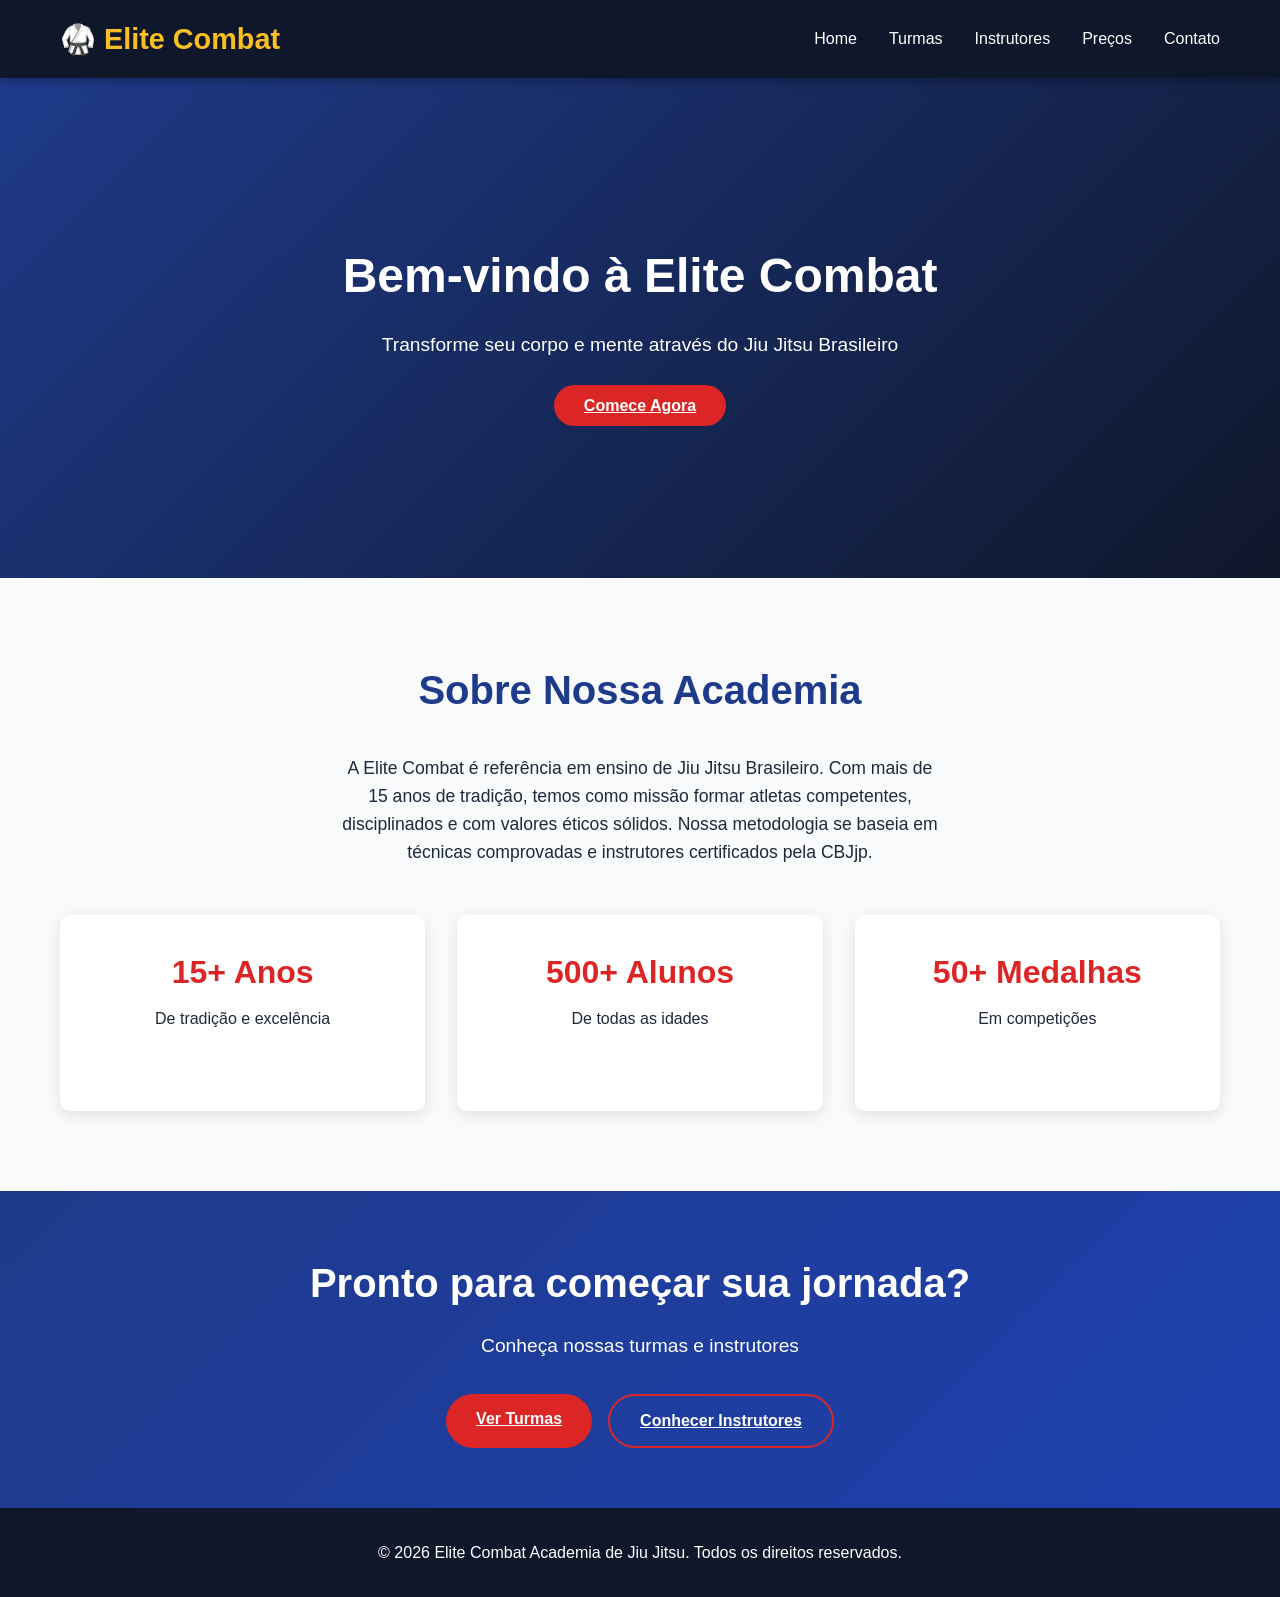
<file: index.html>
<!DOCTYPE html>
<html lang="pt-BR">
<head>
    <meta charset="UTF-8">
    <meta name="viewport" content="width=device-width, initial-scale=1.0">
    <title>Academia de Jiu Jitsu - Elite Combat</title>
    <link rel="stylesheet" href="styles.css">
</head>
<body>
    <!-- Header/Navbar -->
    <header class="navbar">
        <div class="container">
            <div class="logo">🥋 Elite Combat</div>
            <nav class="nav-links">
                <a href="index.html">Home</a>
                <a href="turmas.html">Turmas</a>
                <a href="instrutores.html">Instrutores</a>
                <a href="precos.html">Preços</a>
                <a href="contato.html">Contato</a>
            </nav>
        </div>
    </header>

    <!-- Hero Section -->
    <section class="hero">
        <div class="hero-content">
            <h1>Bem-vindo à Elite Combat</h1>
            <p>Transforme seu corpo e mente através do Jiu Jitsu Brasileiro</p>
            <a href="turmas.html" class="cta-button">Comece Agora</a>
        </div>
    </section>

    <!-- About Section -->
    <section class="sobre">
        <div class="container">
            <h2>Sobre Nossa Academia</h2>
            <p>A Elite Combat é referência em ensino de Jiu Jitsu Brasileiro. Com mais de 15 anos de tradição, 
            temos como missão formar atletas competentes, disciplinados e com valores éticos sólidos. 
            Nossa metodologia se baseia em técnicas comprovadas e instrutores certificados pela CBJjp.</p>
            
            <div class="sobre-grid">
                <div class="sobre-card">
                    <h3>15+ Anos</h3>
                    <p>De tradição e excelência</p>
                </div>
                <div class="sobre-card">
                    <h3>500+ Alunos</h3>
                    <p>De todas as idades</p>
                </div>
                <div class="sobre-card">
                    <h3>50+ Medalhas</h3>
                    <p>Em competições</p>
                </div>
            </div>
        </div>
    </section>

    <!-- CTA Section -->
    <section class="cta-section">
        <div class="container">
            <h2>Pronto para começar sua jornada?</h2>
            <p>Conheça nossas turmas e instrutores</p>
            <div class="cta-buttons">
                <a href="turmas.html" class="cta-button">Ver Turmas</a>
                <a href="instrutores.html" class="cta-button secondary">Conhecer Instrutores</a>
            </div>
        </div>
    </section>

    <!-- Footer -->
    <footer class="footer">
        <div class="container">
            <p>&copy; 2026 Elite Combat Academia de Jiu Jitsu. Todos os direitos reservados.</p>
        </div>
    </footer>

    <script src="script.js"></script>
</body>
</html>
</file>
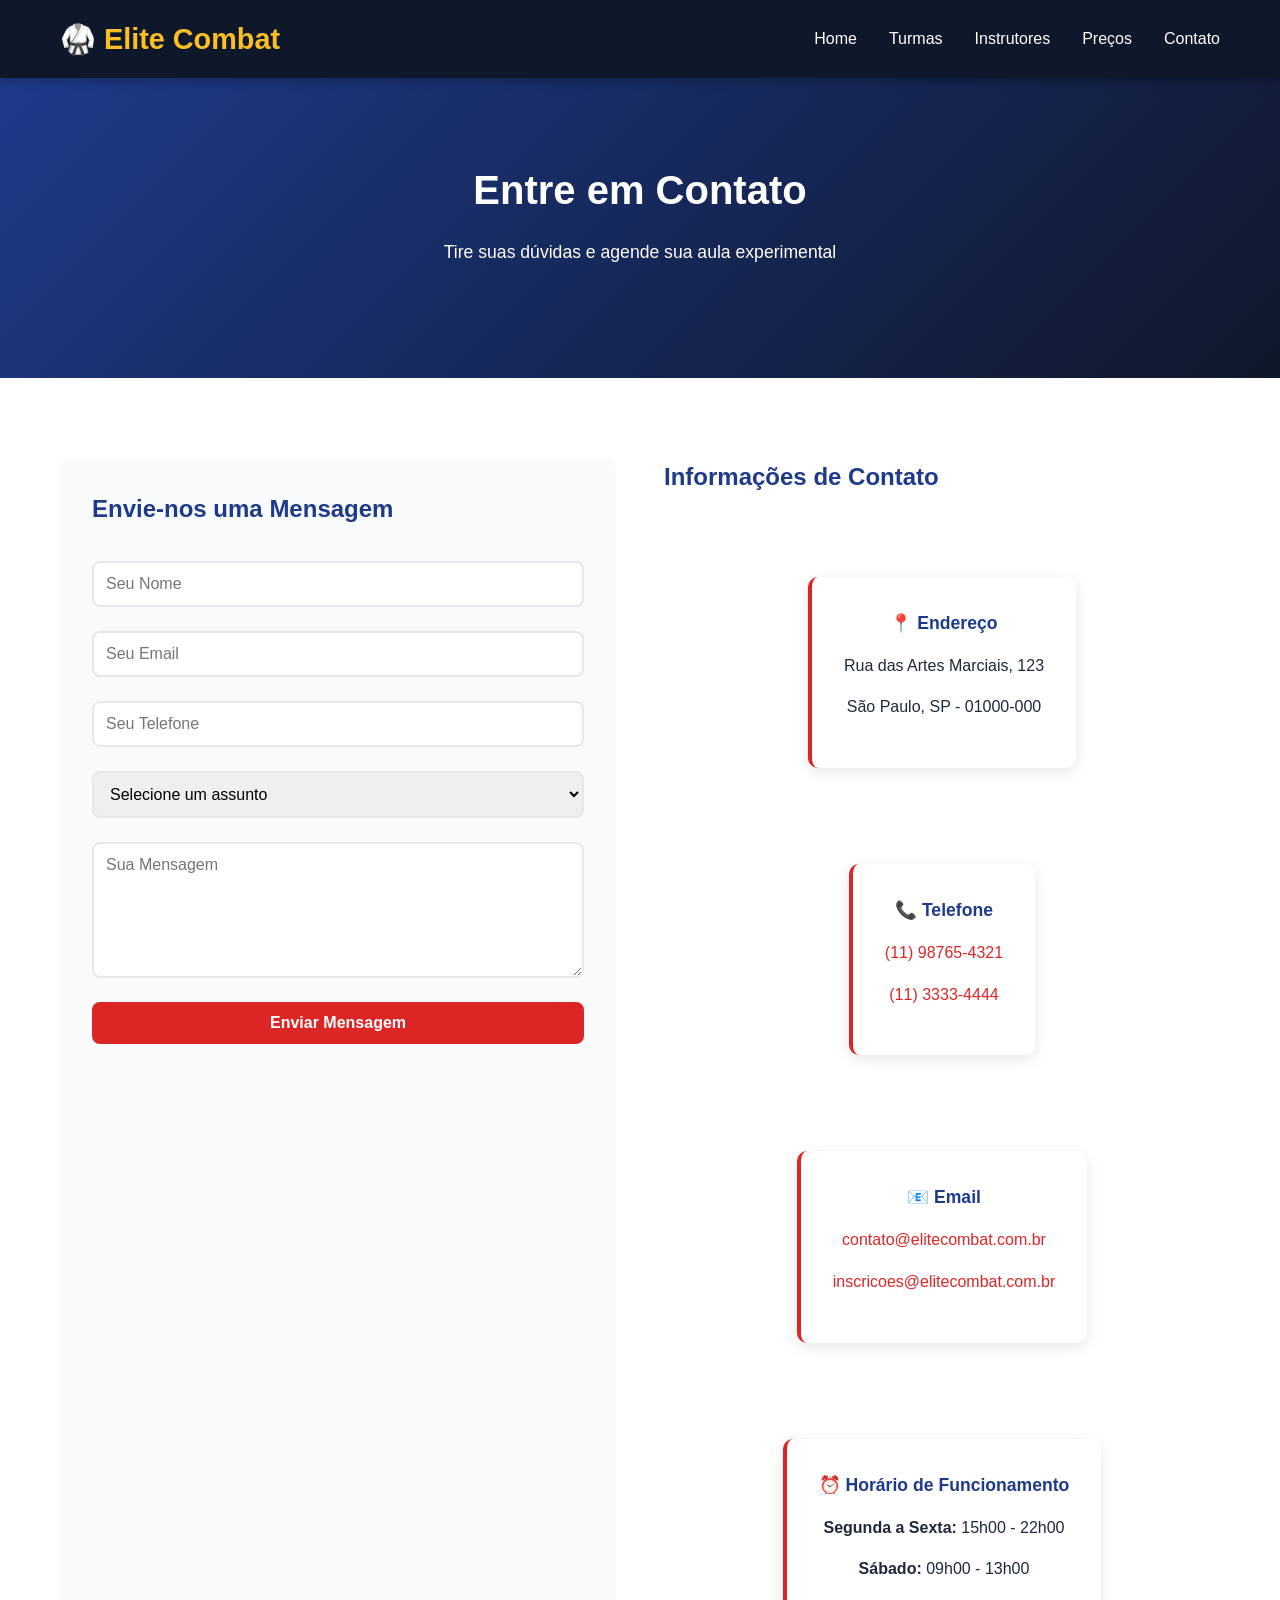
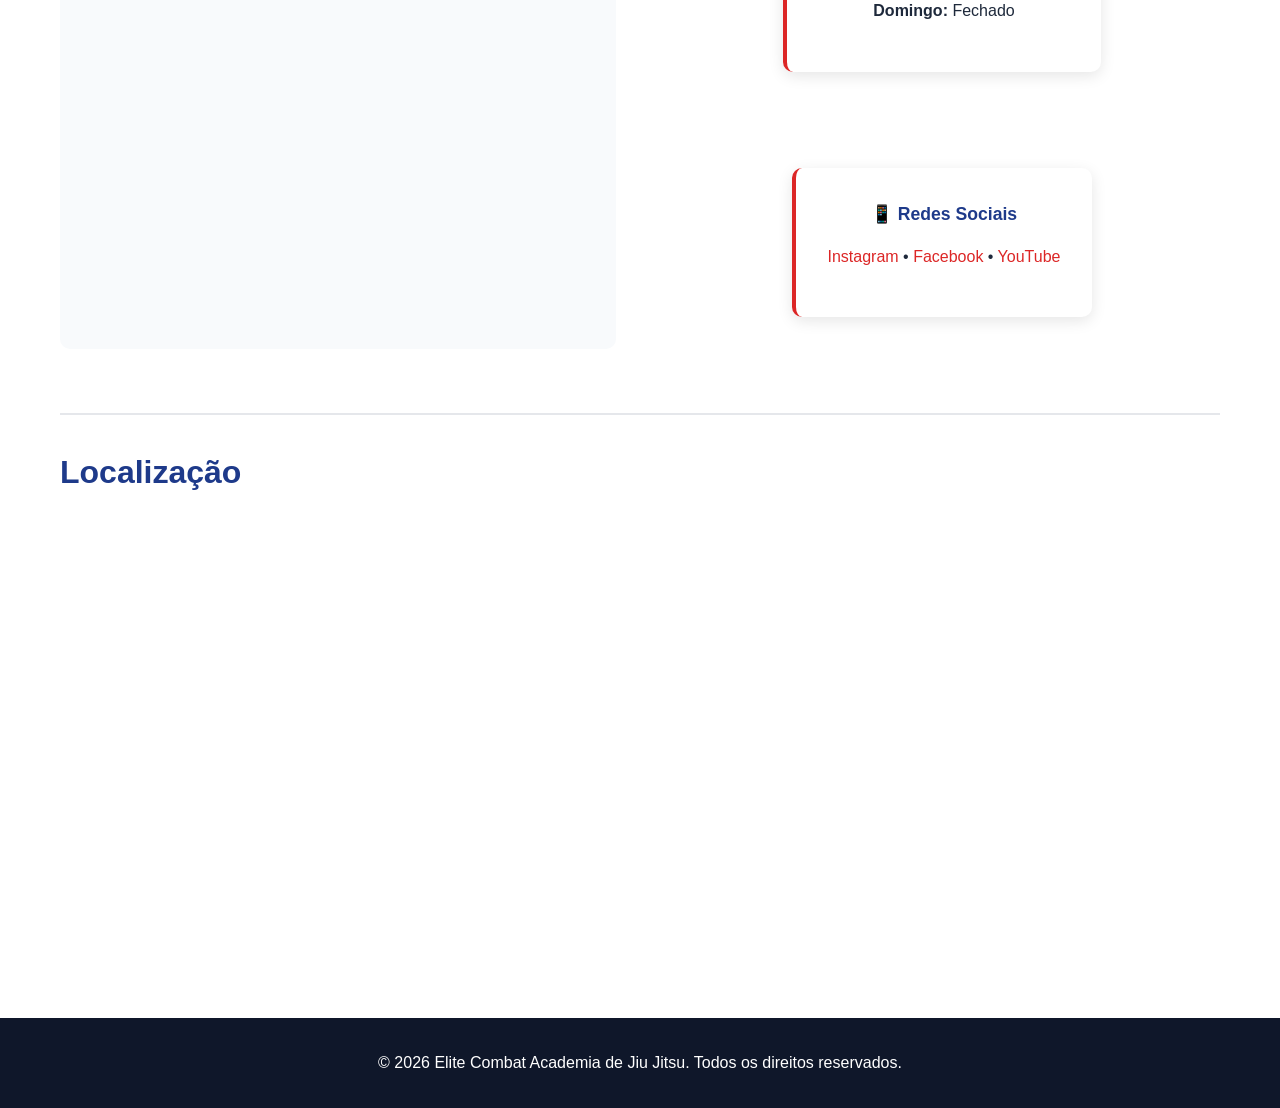
<file: contato.html>
<!DOCTYPE html>
<html lang="pt-BR">
<head>
    <meta charset="UTF-8">
    <meta name="viewport" content="width=device-width, initial-scale=1.0">
    <title>Contato - Elite Combat</title>
    <link rel="stylesheet" href="styles.css">
</head>
<body>
    <!-- Header/Navbar -->
    <header class="navbar">
        <div class="container">
            <div class="logo">🥋 Elite Combat</div>
            <nav class="nav-links">
                <a href="index.html">Home</a>
                <a href="turmas.html">Turmas</a>
                <a href="instrutores.html">Instrutores</a>
                <a href="precos.html">Preços</a>
                <a href="contato.html">Contato</a>
            </nav>
        </div>
    </header>

    <!-- Hero Section -->
    <section class="hero-page">
        <div class="hero-content">
            <h1>Entre em Contato</h1>
            <p>Tire suas dúvidas e agende sua aula experimental</p>
        </div>
    </section>

    <!-- Contact Section -->
    <section class="contato-completo">
        <div class="container">
            <div class="contato-content">
                <div class="contato-form-container">
                    <h2>Envie-nos uma Mensagem</h2>
                    <form class="contato-form" onsubmit="handleSubmit(event)">
                        <input type="text" placeholder="Seu Nome" required>
                        <input type="email" placeholder="Seu Email" required>
                        <input type="tel" placeholder="Seu Telefone" required>
                        <select required>
                            <option value="">Selecione um assunto</option>
                            <option value="inscricao">Inscrição</option>
                            <option value="aula-particular">Aula Particular</option>
                            <option value="duvida">Dúvida Geral</option>
                            <option value="evento">Evento</option>
                            <option value="outro">Outro</option>
                        </select>
                        <textarea placeholder="Sua Mensagem" rows="6" required></textarea>
                        <button type="submit" class="submit-button">Enviar Mensagem</button>
                    </form>
                </div>

                <div class="contato-info-container">
                    <h2>Informações de Contato</h2>
                    
                    <div class="contato-info">
                        <h3>📍 Endereço</h3>
                        <p>Rua das Artes Marciais, 123</p>
                        <p>São Paulo, SP - 01000-000</p>
                    </div>

                    <div class="contato-info">
                        <h3>📞 Telefone</h3>
                        <p><a href="tel:+551198765432">(11) 98765-4321</a></p>
                        <p><a href="tel:+551133334444">(11) 3333-4444</a></p>
                    </div>

                    <div class="contato-info">
                        <h3>📧 Email</h3>
                        <p><a href="mailto:contato@elitecombat.com.br">contato@elitecombat.com.br</a></p>
                        <p><a href="mailto:inscricoes@elitecombat.com.br">inscricoes@elitecombat.com.br</a></p>
                    </div>

                    <div class="contato-info">
                        <h3>⏰ Horário de Funcionamento</h3>
                        <p><strong>Segunda a Sexta:</strong> 15h00 - 22h00</p>
                        <p><strong>Sábado:</strong> 09h00 - 13h00</p>
                        <p><strong>Domingo:</strong> Fechado</p>
                    </div>

                    <div class="contato-info">
                        <h3>📱 Redes Sociais</h3>
                        <p>
                            <a href="https://instagram.com" target="_blank">Instagram</a> • 
                            <a href="https://facebook.com" target="_blank">Facebook</a> • 
                            <a href="https://youtube.com" target="_blank">YouTube</a>
                        </p>
                    </div>
                </div>
            </div>

            <!-- Map Section -->
            <div class="mapa-section">
                <h2>Localização</h2>
                <iframe src="https://www.google.com/maps/embed?pb=!1m18!1m12!1m3!1d3656.5485942651757!2d-46.65403!3d-23.5505!2m3!1f0!2f0!3f0!3m2!1i1024!2i768!4f13.1!3m3!1m2!1s0x94ce5a2b2d0d0001%3A0x1234567890abcdef!2sS%C3%A3o%20Paulo%2C%20SP!5e0!3m2!1spt-BR!2sbr!4v1234567890" width="100%" height="400" style="border:0; border-radius: 10px;" allowfullscreen="" loading="lazy" referrerpolicy="no-referrer-when-downgrade"></iframe>
            </div>
        </div>
    </section>

    <!-- Footer -->
    <footer class="footer">
        <div class="container">
            <p>&copy; 2026 Elite Combat Academia de Jiu Jitsu. Todos os direitos reservados.</p>
        </div>
    </footer>

    <script src="script.js"></script>
</body>
</html>
</file>
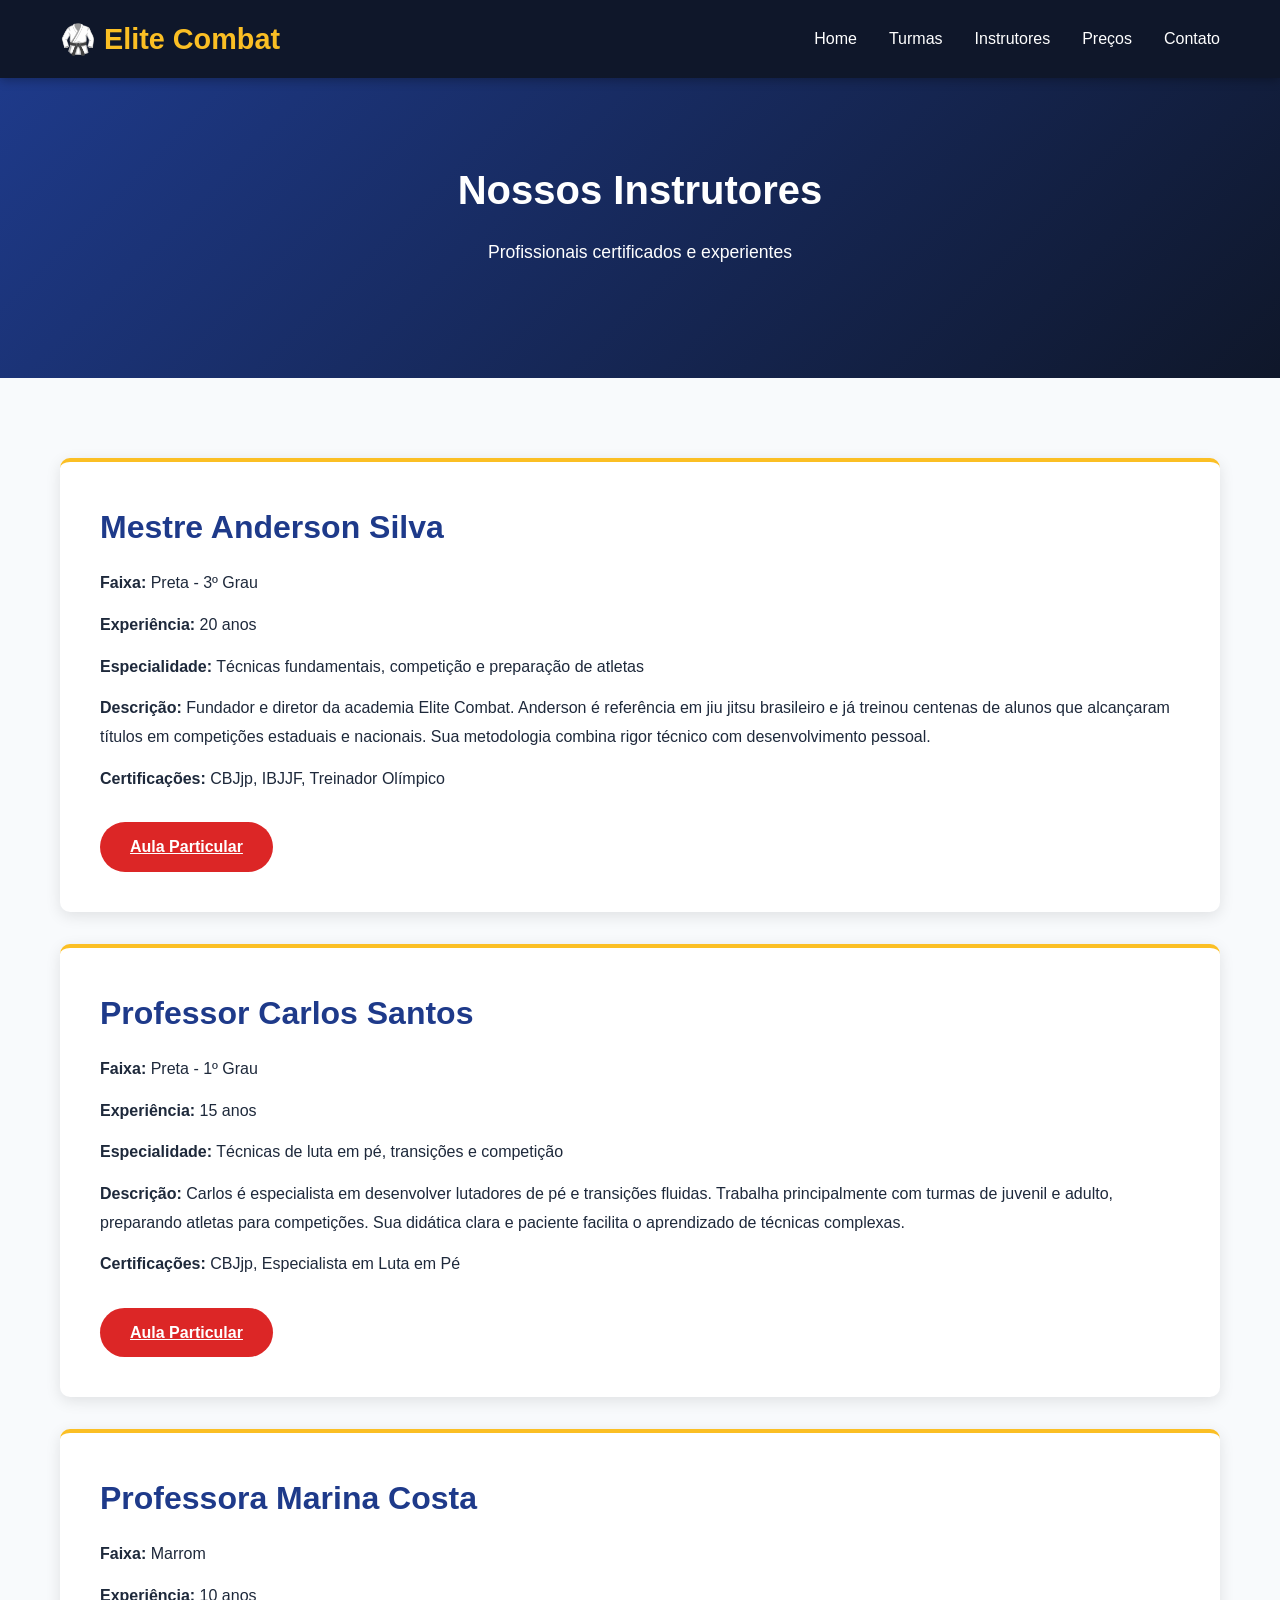
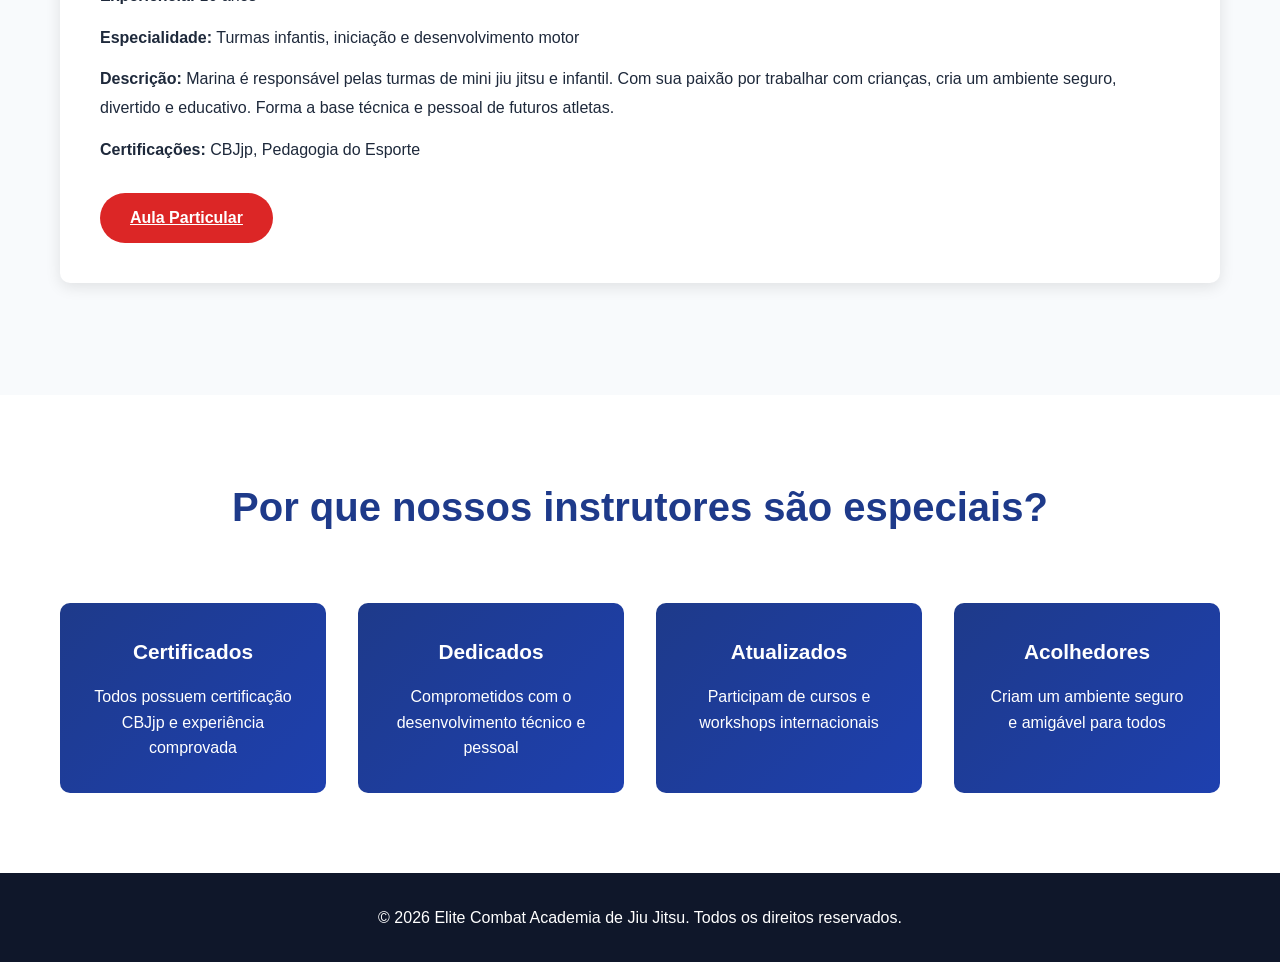
<file: instrutores.html>
<!DOCTYPE html>
<html lang="pt-BR">
<head>
    <meta charset="UTF-8">
    <meta name="viewport" content="width=device-width, initial-scale=1.0">
    <title>Instrutores - Elite Combat</title>
    <link rel="stylesheet" href="styles.css">
</head>
<body>
    <!-- Header/Navbar -->
    <header class="navbar">
        <div class="container">
            <div class="logo">🥋 Elite Combat</div>
            <nav class="nav-links">
                <a href="index.html">Home</a>
                <a href="turmas.html">Turmas</a>
                <a href="instrutores.html">Instrutores</a>
                <a href="precos.html">Preços</a>
                <a href="contato.html">Contato</a>
            </nav>
        </div>
    </header>

    <!-- Hero Section -->
    <section class="hero-page">
        <div class="hero-content">
            <h1>Nossos Instrutores</h1>
            <p>Profissionais certificados e experientes</p>
        </div>
    </section>

    <!-- Instructors Section -->
    <section class="instrutores-detalhado">
        <div class="container">
            <div class="instrutor-detalhado">
                <h2>Mestre Anderson Silva</h2>
                <p><strong>Faixa:</strong> Preta - 3º Grau</p>
                <p><strong>Experiência:</strong> 20 anos</p>
                <p><strong>Especialidade:</strong> Técnicas fundamentais, competição e preparação de atletas</p>
                <p><strong>Descrição:</strong> Fundador e diretor da academia Elite Combat. Anderson é referência em jiu jitsu brasileiro e já treinou centenas de alunos que alcançaram títulos em competições estaduais e nacionais. Sua metodologia combina rigor técnico com desenvolvimento pessoal.</p>
                <p><strong>Certificações:</strong> CBJjp, IBJJF, Treinador Olímpico</p>
                <a href="contato.html" class="cta-button">Aula Particular</a>
            </div>

            <div class="instrutor-detalhado">
                <h2>Professor Carlos Santos</h2>
                <p><strong>Faixa:</strong> Preta - 1º Grau</p>
                <p><strong>Experiência:</strong> 15 anos</p>
                <p><strong>Especialidade:</strong> Técnicas de luta em pé, transições e competição</p>
                <p><strong>Descrição:</strong> Carlos é especialista em desenvolver lutadores de pé e transições fluidas. Trabalha principalmente com turmas de juvenil e adulto, preparando atletas para competições. Sua didática clara e paciente facilita o aprendizado de técnicas complexas.</p>
                <p><strong>Certificações:</strong> CBJjp, Especialista em Luta em Pé</p>
                <a href="contato.html" class="cta-button">Aula Particular</a>
            </div>

            <div class="instrutor-detalhado">
                <h2>Professora Marina Costa</h2>
                <p><strong>Faixa:</strong> Marrom</p>
                <p><strong>Experiência:</strong> 10 anos</p>
                <p><strong>Especialidade:</strong> Turmas infantis, iniciação e desenvolvimento motor</p>
                <p><strong>Descrição:</strong> Marina é responsável pelas turmas de mini jiu jitsu e infantil. Com sua paixão por trabalhar com crianças, cria um ambiente seguro, divertido e educativo. Forma a base técnica e pessoal de futuros atletas.</p>
                <p><strong>Certificações:</strong> CBJjp, Pedagogia do Esporte</p>
                <a href="contato.html" class="cta-button">Aula Particular</a>
            </div>
        </div>
    </section>

    <!-- Why Our Instructors Section -->
    <section class="por-que-nossos">
        <div class="container">
            <h2>Por que nossos instrutores são especiais?</h2>
            <div class="razoes-grid">
                <div class="razao-card">
                    <h3>Certificados</h3>
                    <p>Todos possuem certificação CBJjp e experiência comprovada</p>
                </div>
                <div class="razao-card">
                    <h3>Dedicados</h3>
                    <p>Comprometidos com o desenvolvimento técnico e pessoal</p>
                </div>
                <div class="razao-card">
                    <h3>Atualizados</h3>
                    <p>Participam de cursos e workshops internacionais</p>
                </div>
                <div class="razao-card">
                    <h3>Acolhedores</h3>
                    <p>Criam um ambiente seguro e amigável para todos</p>
                </div>
            </div>
        </div>
    </section>

    <!-- Footer -->
    <footer class="footer">
        <div class="container">
            <p>&copy; 2026 Elite Combat Academia de Jiu Jitsu. Todos os direitos reservados.</p>
        </div>
    </footer>

    <script src="script.js"></script>
</body>
</html>
</file>
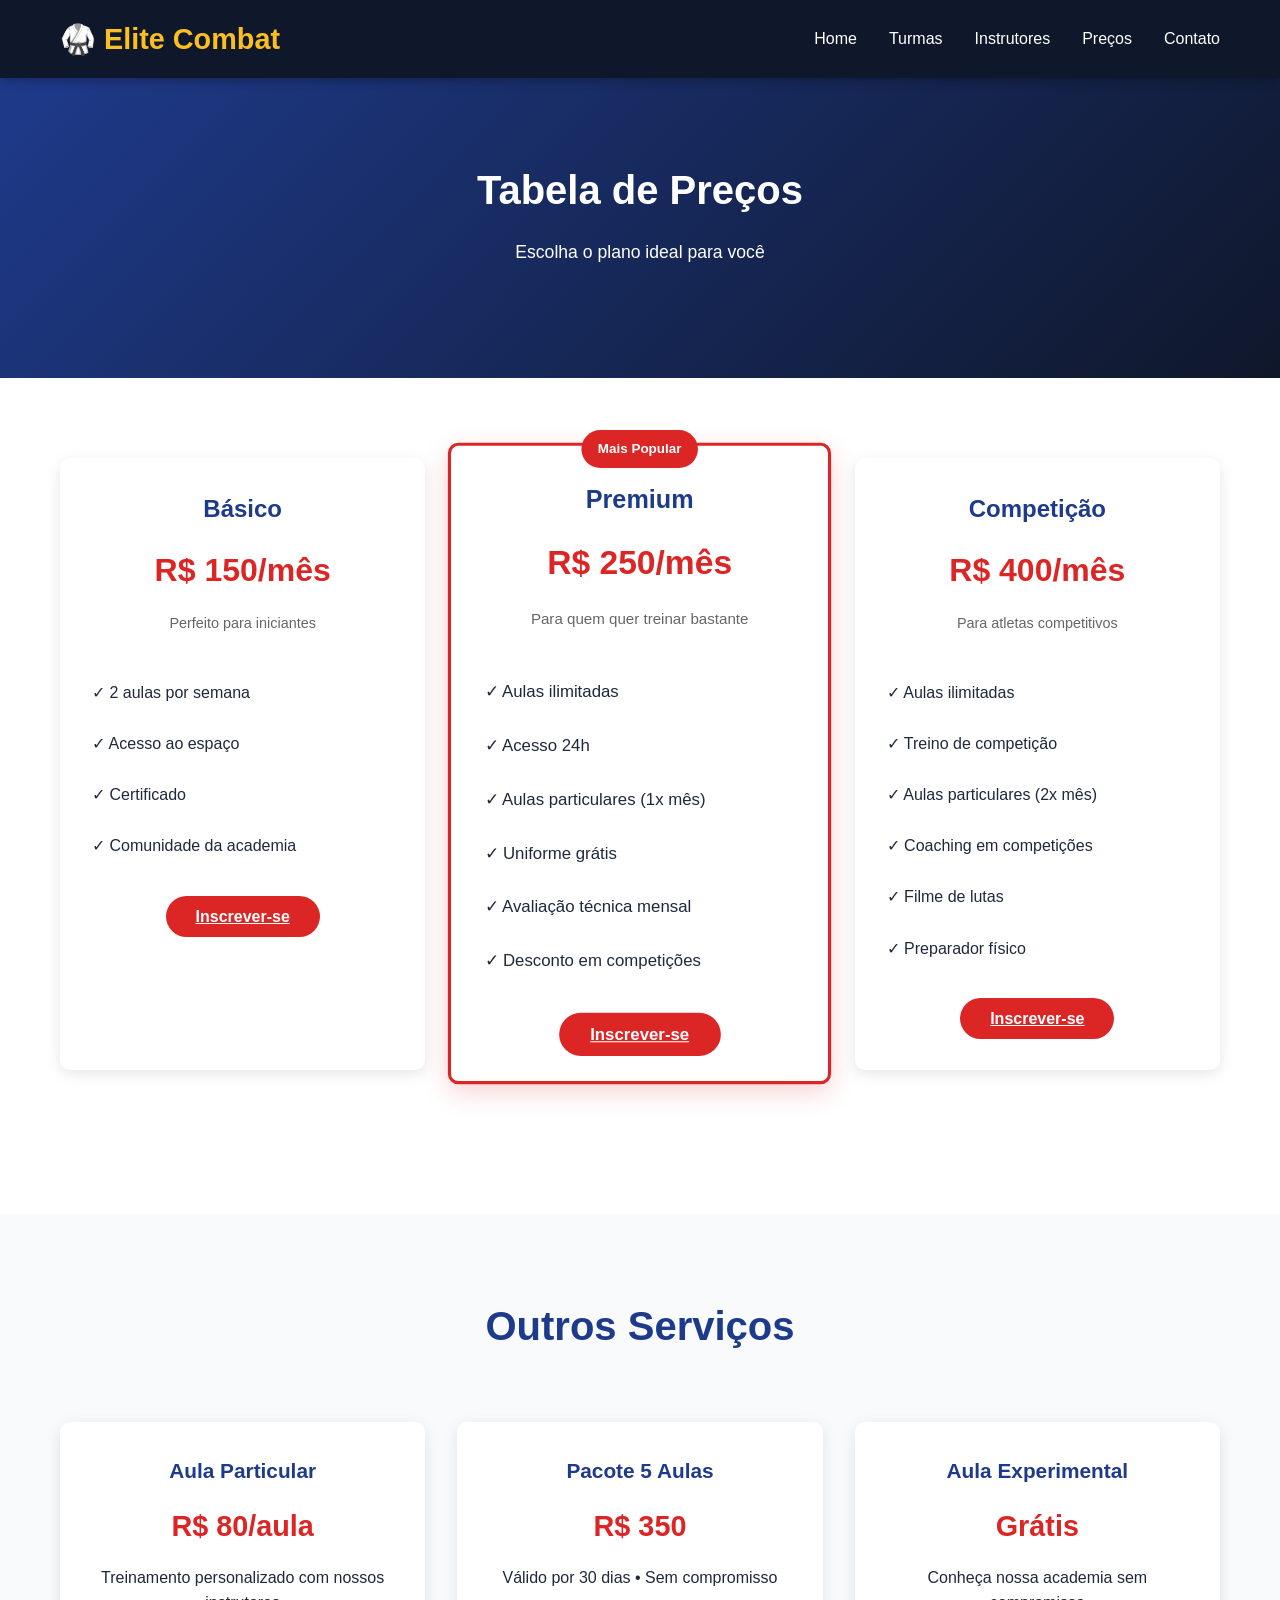
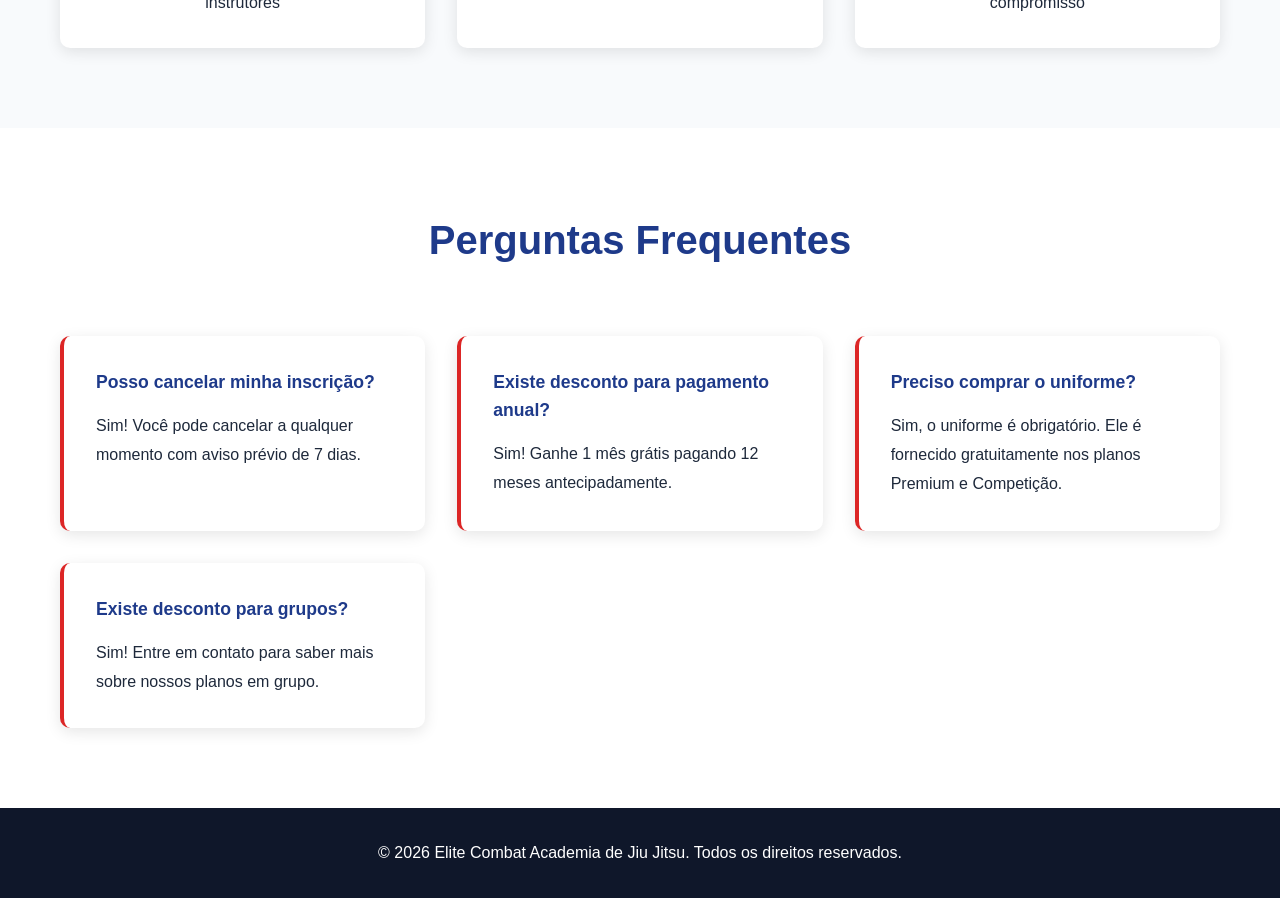
<file: precos.html>
<!DOCTYPE html>
<html lang="pt-BR">
<head>
    <meta charset="UTF-8">
    <meta name="viewport" content="width=device-width, initial-scale=1.0">
    <title>Preços - Elite Combat</title>
    <link rel="stylesheet" href="styles.css">
</head>
<body>
    <!-- Header/Navbar -->
    <header class="navbar">
        <div class="container">
            <div class="logo">🥋 Elite Combat</div>
            <nav class="nav-links">
                <a href="index.html">Home</a>
                <a href="turmas.html">Turmas</a>
                <a href="instrutores.html">Instrutores</a>
                <a href="precos.html">Preços</a>
                <a href="contato.html">Contato</a>
            </nav>
        </div>
    </header>

    <!-- Hero Section -->
    <section class="hero-page">
        <div class="hero-content">
            <h1>Tabela de Preços</h1>
            <p>Escolha o plano ideal para você</p>
        </div>
    </section>

    <!-- Pricing Section -->
    <section class="precos-completo">
        <div class="container">
            <div class="precos-grid">
                <div class="preco-card">
                    <h3>Básico</h3>
                    <p class="preco-valor">R$ 150/mês</p>
                    <p class="preco-descricao">Perfeito para iniciantes</p>
                    <ul>
                        <li>✓ 2 aulas por semana</li>
                        <li>✓ Acesso ao espaço</li>
                        <li>✓ Certificado</li>
                        <li>✓ Comunidade da academia</li>
                    </ul>
                    <a href="contato.html" class="cta-button">Inscrever-se</a>
                </div>

                <div class="preco-card destaque">
                    <span class="badge">Mais Popular</span>
                    <h3>Premium</h3>
                    <p class="preco-valor">R$ 250/mês</p>
                    <p class="preco-descricao">Para quem quer treinar bastante</p>
                    <ul>
                        <li>✓ Aulas ilimitadas</li>
                        <li>✓ Acesso 24h</li>
                        <li>✓ Aulas particulares (1x mês)</li>
                        <li>✓ Uniforme grátis</li>
                        <li>✓ Avaliação técnica mensal</li>
                        <li>✓ Desconto em competições</li>
                    </ul>
                    <a href="contato.html" class="cta-button">Inscrever-se</a>
                </div>

                <div class="preco-card">
                    <h3>Competição</h3>
                    <p class="preco-valor">R$ 400/mês</p>
                    <p class="preco-descricao">Para atletas competitivos</p>
                    <ul>
                        <li>✓ Aulas ilimitadas</li>
                        <li>✓ Treino de competição</li>
                        <li>✓ Aulas particulares (2x mês)</li>
                        <li>✓ Coaching em competições</li>
                        <li>✓ Filme de lutas</li>
                        <li>✓ Preparador físico</li>
                    </ul>
                    <a href="contato.html" class="cta-button">Inscrever-se</a>
                </div>
            </div>
        </div>
    </section>

    <!-- Other Services Section -->
    <section class="outros-servicos">
        <div class="container">
            <h2>Outros Serviços</h2>
            <div class="servicos-grid">
                <div class="servico-card">
                    <h3>Aula Particular</h3>
                    <p class="preco-valor">R$ 80/aula</p>
                    <p>Treinamento personalizado com nossos instrutores</p>
                </div>
                <div class="servico-card">
                    <h3>Pacote 5 Aulas</h3>
                    <p class="preco-valor">R$ 350</p>
                    <p>Válido por 30 dias • Sem compromisso</p>
                </div>
                <div class="servico-card">
                    <h3>Aula Experimental</h3>
                    <p class="preco-valor">Grátis</p>
                    <p>Conheça nossa academia sem compromisso</p>
                </div>
            </div>
        </div>
    </section>

    <!-- FAQ Section -->
    <section class="faq-precos">
        <div class="container">
            <h2>Perguntas Frequentes</h2>
            <div class="faq-grid">
                <div class="faq-item">
                    <h4>Posso cancelar minha inscrição?</h4>
                    <p>Sim! Você pode cancelar a qualquer momento com aviso prévio de 7 dias.</p>
                </div>
                <div class="faq-item">
                    <h4>Existe desconto para pagamento anual?</h4>
                    <p>Sim! Ganhe 1 mês grátis pagando 12 meses antecipadamente.</p>
                </div>
                <div class="faq-item">
                    <h4>Preciso comprar o uniforme?</h4>
                    <p>Sim, o uniforme é obrigatório. Ele é fornecido gratuitamente nos planos Premium e Competição.</p>
                </div>
                <div class="faq-item">
                    <h4>Existe desconto para grupos?</h4>
                    <p>Sim! Entre em contato para saber mais sobre nossos planos em grupo.</p>
                </div>
            </div>
        </div>
    </section>

    <!-- Footer -->
    <footer class="footer">
        <div class="container">
            <p>&copy; 2026 Elite Combat Academia de Jiu Jitsu. Todos os direitos reservados.</p>
        </div>
    </footer>

    <script src="script.js"></script>
</body>
</html>
</file>
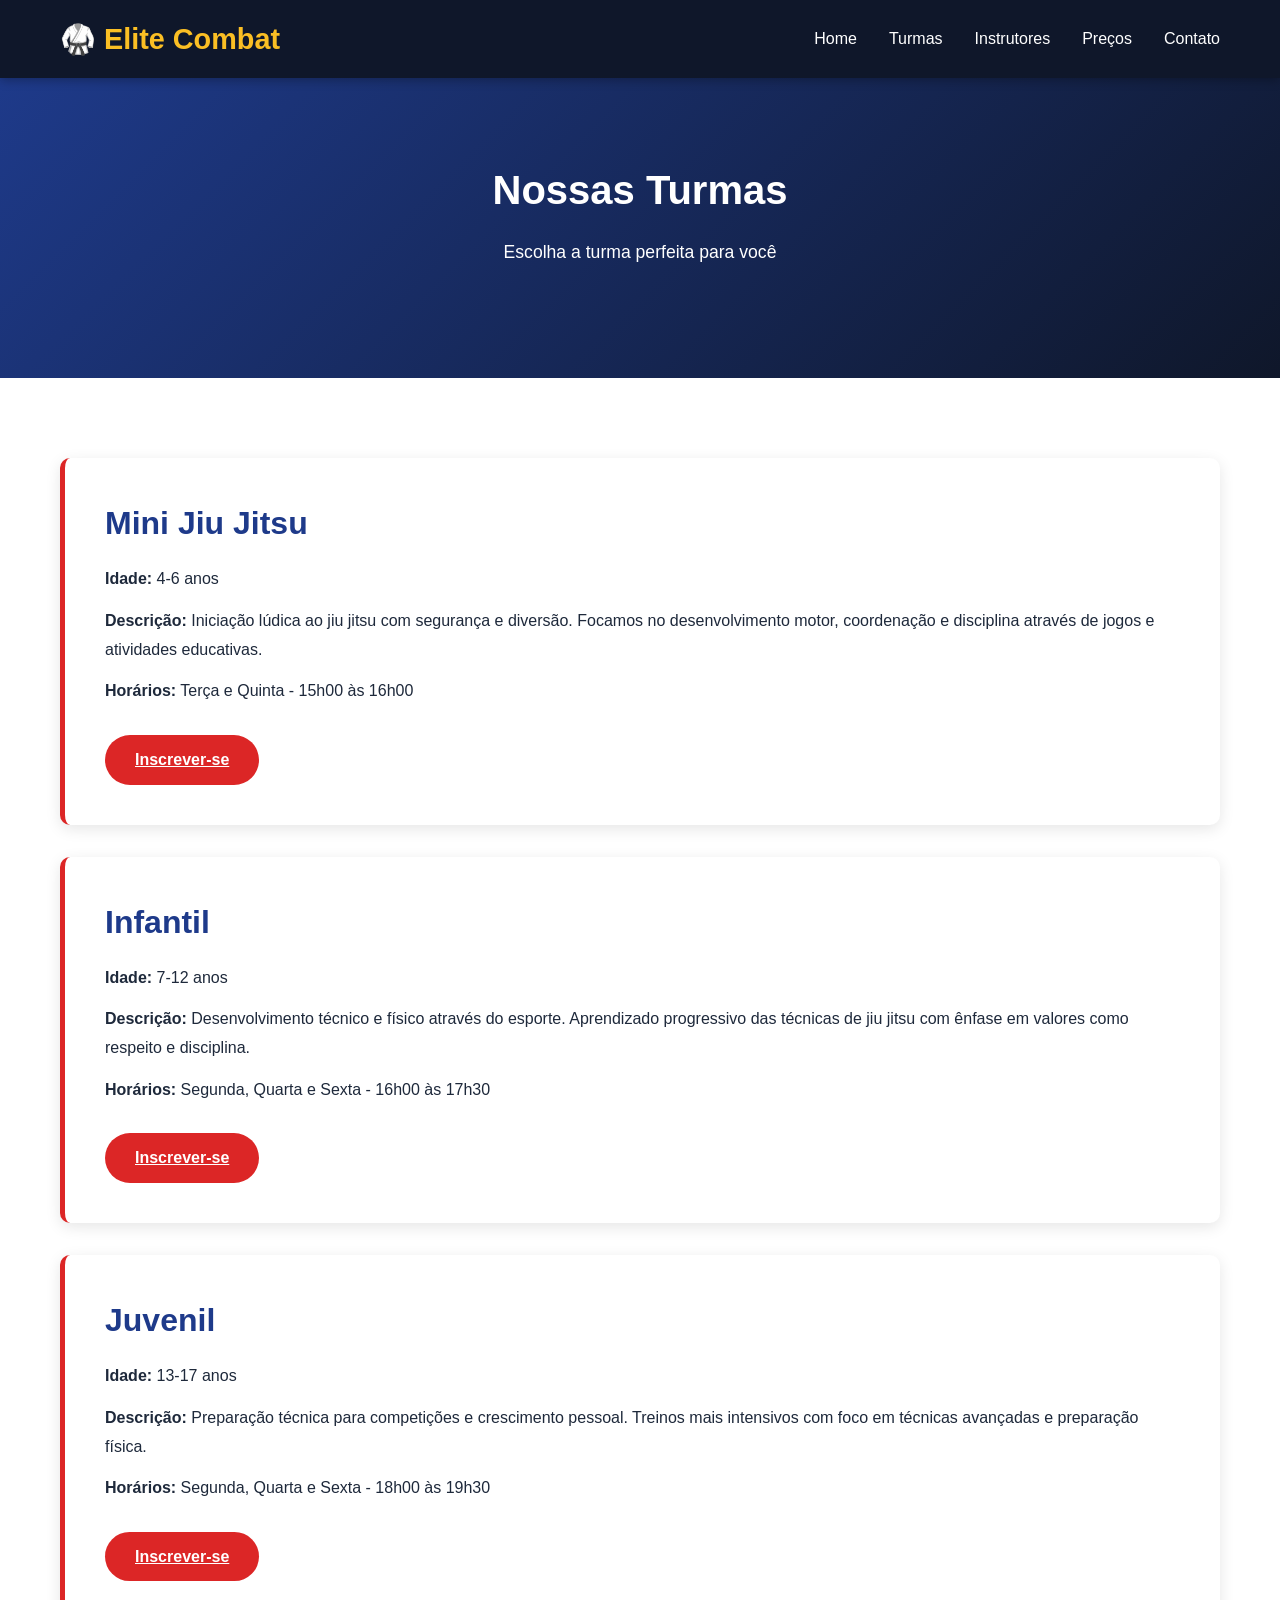
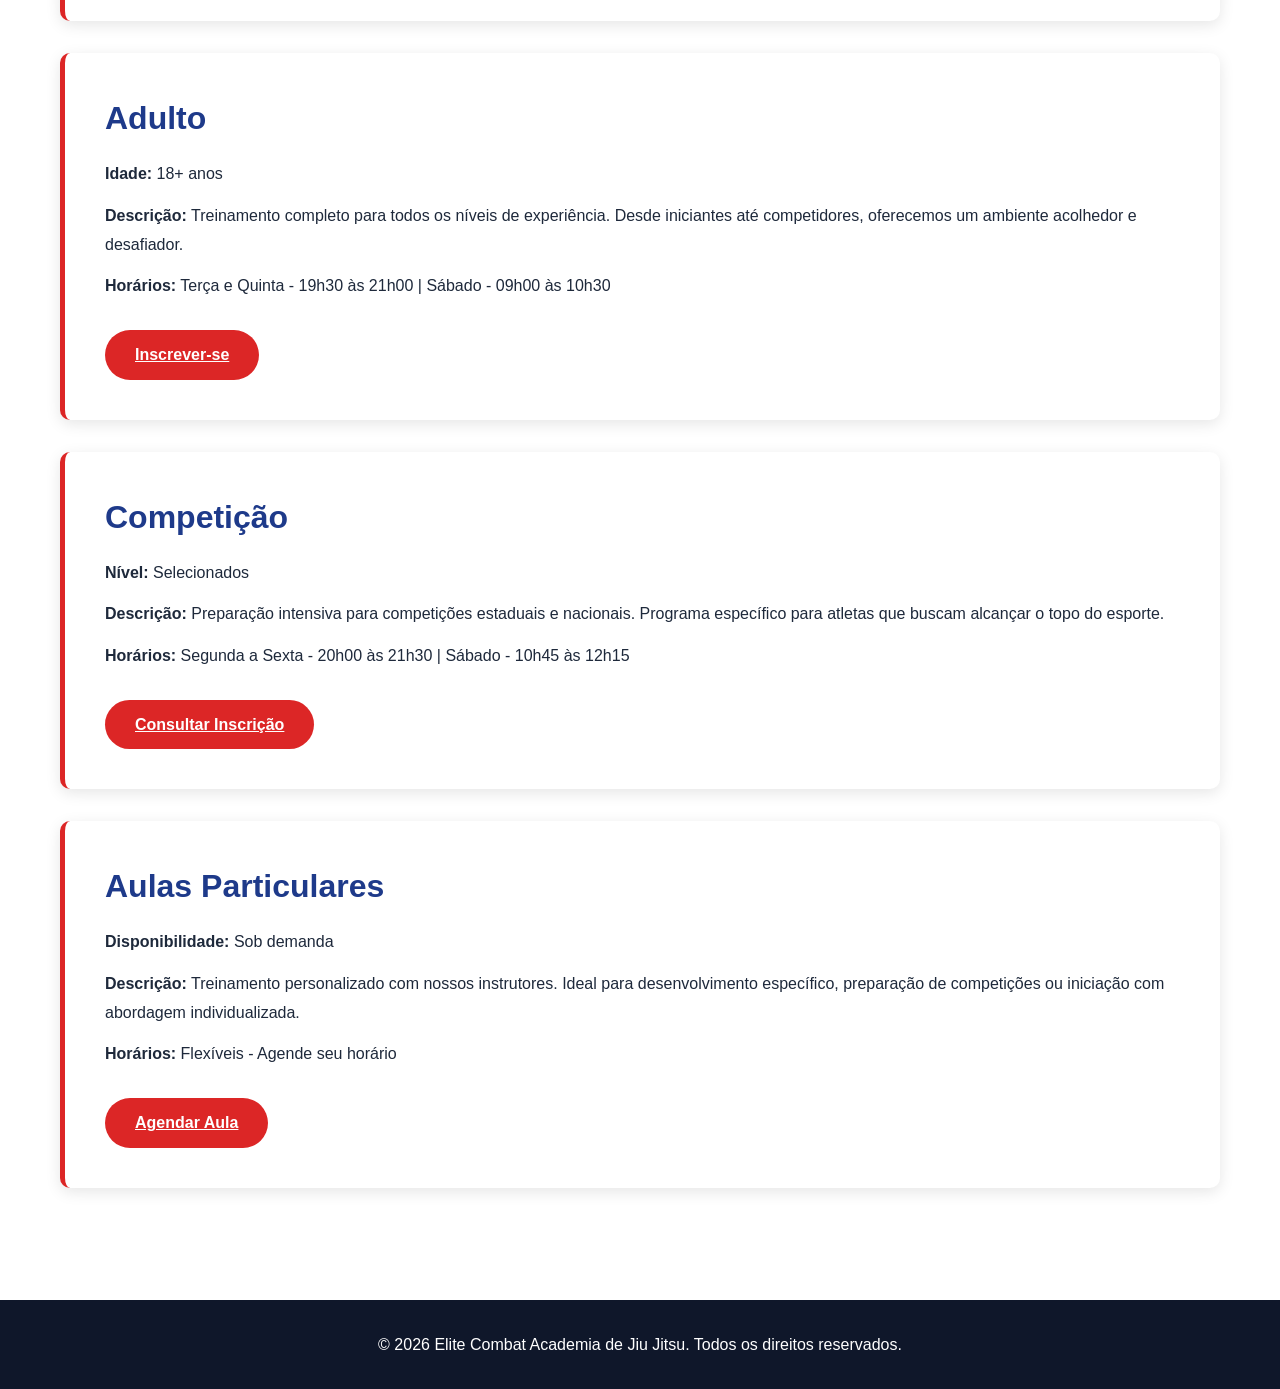
<file: turmas.html>
<!DOCTYPE html>
<html lang="pt-BR">
<head>
    <meta charset="UTF-8">
    <meta name="viewport" content="width=device-width, initial-scale=1.0">
    <title>Turmas - Elite Combat</title>
    <link rel="stylesheet" href="styles.css">
</head>
<body>
    <!-- Header/Navbar -->
    <header class="navbar">
        <div class="container">
            <div class="logo">🥋 Elite Combat</div>
            <nav class="nav-links">
                <a href="index.html">Home</a>
                <a href="turmas.html">Turmas</a>
                <a href="instrutores.html">Instrutores</a>
                <a href="precos.html">Preços</a>
                <a href="contato.html">Contato</a>
            </nav>
        </div>
    </header>

    <!-- Hero Section -->
    <section class="hero-page">
        <div class="hero-content">
            <h1>Nossas Turmas</h1>
            <p>Escolha a turma perfeita para você</p>
        </div>
    </section>

    <!-- Classes Section -->
    <section class="turmas-detalhado">
        <div class="container">
            <div class="turma-detalhada">
                <h2>Mini Jiu Jitsu</h2>
                <p><strong>Idade:</strong> 4-6 anos</p>
                <p><strong>Descrição:</strong> Iniciação lúdica ao jiu jitsu com segurança e diversão. Focamos no desenvolvimento motor, coordenação e disciplina através de jogos e atividades educativas.</p>
                <p><strong>Horários:</strong> Terça e Quinta - 15h00 às 16h00</p>
                <a href="contato.html" class="cta-button">Inscrever-se</a>
            </div>

            <div class="turma-detalhada">
                <h2>Infantil</h2>
                <p><strong>Idade:</strong> 7-12 anos</p>
                <p><strong>Descrição:</strong> Desenvolvimento técnico e físico através do esporte. Aprendizado progressivo das técnicas de jiu jitsu com ênfase em valores como respeito e disciplina.</p>
                <p><strong>Horários:</strong> Segunda, Quarta e Sexta - 16h00 às 17h30</p>
                <a href="contato.html" class="cta-button">Inscrever-se</a>
            </div>

            <div class="turma-detalhada">
                <h2>Juvenil</h2>
                <p><strong>Idade:</strong> 13-17 anos</p>
                <p><strong>Descrição:</strong> Preparação técnica para competições e crescimento pessoal. Treinos mais intensivos com foco em técnicas avançadas e preparação física.</p>
                <p><strong>Horários:</strong> Segunda, Quarta e Sexta - 18h00 às 19h30</p>
                <a href="contato.html" class="cta-button">Inscrever-se</a>
            </div>

            <div class="turma-detalhada">
                <h2>Adulto</h2>
                <p><strong>Idade:</strong> 18+ anos</p>
                <p><strong>Descrição:</strong> Treinamento completo para todos os níveis de experiência. Desde iniciantes até competidores, oferecemos um ambiente acolhedor e desafiador.</p>
                <p><strong>Horários:</strong> Terça e Quinta - 19h30 às 21h00 | Sábado - 09h00 às 10h30</p>
                <a href="contato.html" class="cta-button">Inscrever-se</a>
            </div>

            <div class="turma-detalhada">
                <h2>Competição</h2>
                <p><strong>Nível:</strong> Selecionados</p>
                <p><strong>Descrição:</strong> Preparação intensiva para competições estaduais e nacionais. Programa específico para atletas que buscam alcançar o topo do esporte.</p>
                <p><strong>Horários:</strong> Segunda a Sexta - 20h00 às 21h30 | Sábado - 10h45 às 12h15</p>
                <a href="contato.html" class="cta-button">Consultar Inscrição</a>
            </div>

            <div class="turma-detalhada">
                <h2>Aulas Particulares</h2>
                <p><strong>Disponibilidade:</strong> Sob demanda</p>
                <p><strong>Descrição:</strong> Treinamento personalizado com nossos instrutores. Ideal para desenvolvimento específico, preparação de competições ou iniciação com abordagem individualizada.</p>
                <p><strong>Horários:</strong> Flexíveis - Agende seu horário</p>
                <a href="contato.html" class="cta-button">Agendar Aula</a>
            </div>
        </div>
    </section>

    <!-- Footer -->
    <footer class="footer">
        <div class="container">
            <p>&copy; 2026 Elite Combat Academia de Jiu Jitsu. Todos os direitos reservados.</p>
        </div>
    </footer>

    <script src="script.js"></script>
</body>
</html>
</file>
<file: styles.css>
* {
    margin: 0;
    padding: 0;
    box-sizing: border-box;
}

:root {
    --primary-color: #1e3a8a;
    --secondary-color: #dc2626;
    --accent-color: #fbbf24;
    --dark-color: #0f172a;
    --light-color: #f8fafc;
    --text-color: #1e293b;
}

body {
    font-family: 'Segoe UI', Tahoma, Geneva, Verdana, sans-serif;
    line-height: 1.6;
    color: var(--text-color);
}

.container {
    max-width: 1200px;
    margin: 0 auto;
    padding: 0 20px;
}

/* Navbar */
.navbar {
    background: var(--dark-color);
    box-shadow: 0 2px 10px rgba(0, 0, 0, 0.3);
    position: sticky;
    top: 0;
    z-index: 100;
}

.navbar .container {
    display: flex;
    justify-content: space-between;
    align-items: center;
    padding: 1rem 20px;
}

.logo {
    font-size: 1.8rem;
    font-weight: bold;
    color: var(--accent-color);
}

.nav-links {
    display: flex;
    gap: 2rem;
}

.nav-links a {
    text-decoration: none;
    color: white;
    transition: color 0.3s;
    font-weight: 500;
}

.nav-links a:hover {
    color: var(--secondary-color);
}

/* Hero Section */
.hero {
    background: linear-gradient(135deg, var(--primary-color), var(--dark-color));
    color: white;
    padding: 120px 20px;
    text-align: center;
    min-height: 500px;
    display: flex;
    align-items: center;
    justify-content: center;
}

.hero-content h1 {
    font-size: 3rem;
    margin-bottom: 1rem;
}

.hero-content p {
    font-size: 1.2rem;
    margin-bottom: 2rem;
}

.cta-button {
    background: var(--secondary-color);
    color: white;
    border: none;
    padding: 12px 30px;
    font-size: 1rem;
    border-radius: 50px;
    cursor: pointer;
    transition: transform 0.3s, box-shadow 0.3s;
    font-weight: bold;
}

.cta-button:hover {
    transform: translateY(-3px);
    box-shadow: 0 10px 20px rgba(220, 38, 38, 0.3);
}

.cta-button.secondary {
    background: transparent;
    border: 2px solid var(--secondary-color);
}

.cta-button.secondary:hover {
    background: var(--secondary-color);
}

/* CTA Section */
.cta-section {
    background: linear-gradient(135deg, var(--primary-color), #1e40af);
    color: white;
    padding: 60px 20px;
    text-align: center;
}

.cta-section h2 {
    font-size: 2.5rem;
    margin-bottom: 1rem;
}

.cta-section p {
    font-size: 1.2rem;
    margin-bottom: 2rem;
}

.cta-buttons {
    display: flex;
    gap: 1rem;
    justify-content: center;
    flex-wrap: wrap;
}

/* Hero Page */
.hero-page {
    background: linear-gradient(135deg, var(--primary-color), var(--dark-color));
    color: white;
    padding: 80px 20px;
    text-align: center;
}

.hero-page .hero-content h1 {
    font-size: 2.5rem;
}

.hero-page .hero-content p {
    font-size: 1.1rem;
}

/* About Section */
.sobre {
    padding: 80px 20px;
    background: var(--light-color);
    text-align: center;
}

.sobre h2 {
    font-size: 2.5rem;
    margin-bottom: 2rem;
    color: var(--primary-color);
}

.sobre p {
    font-size: 1.1rem;
    max-width: 600px;
    margin: 0 auto 3rem;
}

.sobre-grid {
    display: grid;
    grid-template-columns: repeat(auto-fit, minmax(200px, 1fr));
    gap: 2rem;
    margin-top: 3rem;
}

.sobre-card {
    background: white;
    padding: 2rem;
    border-radius: 10px;
    box-shadow: 0 4px 15px rgba(0, 0, 0, 0.1);
}

.sobre-card h3 {
    font-size: 2rem;
    color: var(--secondary-color);
    margin-bottom: 0.5rem;
}

.sobre-card p {
    color: var(--text-color);
    font-size: 1rem;
}

/* Turmas Detalhado */
.turmas-detalhado {
    padding: 80px 20px;
}

.turma-detalhada {
    background: white;
    padding: 2.5rem;
    border-radius: 10px;
    box-shadow: 0 4px 15px rgba(0, 0, 0, 0.1);
    margin-bottom: 2rem;
    border-left: 5px solid var(--secondary-color);
    transition: transform 0.3s, box-shadow 0.3s;
}

.turma-detalhada:hover {
    transform: translateX(10px);
    box-shadow: 0 8px 25px rgba(220, 38, 38, 0.15);
}

.turma-detalhada h2 {
    color: var(--primary-color);
    margin-bottom: 1rem;
    font-size: 2rem;
}

.turma-detalhada p {
    margin: 0.8rem 0;
    color: var(--text-color);
    line-height: 1.8;
}

.turma-detalhada .cta-button {
    display: inline-block;
    margin-top: 1rem;
}

/* Instrutores Detalhado */
.instrutores-detalhado {
    padding: 80px 20px;
    background: var(--light-color);
}

.instrutor-detalhado {
    background: white;
    padding: 2.5rem;
    border-radius: 10px;
    box-shadow: 0 4px 15px rgba(0, 0, 0, 0.1);
    margin-bottom: 2rem;
    border-top: 4px solid var(--accent-color);
    transition: transform 0.3s, box-shadow 0.3s;
}

.instrutor-detalhado:hover {
    transform: translateY(-10px);
    box-shadow: 0 8px 25px rgba(30, 58, 138, 0.15);
}

.instrutor-detalhado h2 {
    color: var(--primary-color);
    margin-bottom: 1rem;
    font-size: 2rem;
}

.instrutor-detalhado p {
    margin: 0.8rem 0;
    color: var(--text-color);
    line-height: 1.8;
}

.instrutor-detalhado .cta-button {
    display: inline-block;
    margin-top: 1rem;
}

/* Por que nossos */
.por-que-nossos {
    padding: 80px 20px;
}

.por-que-nossos h2 {
    text-align: center;
    font-size: 2.5rem;
    color: var(--primary-color);
    margin-bottom: 4rem;
}

.razoes-grid {
    display: grid;
    grid-template-columns: repeat(auto-fit, minmax(200px, 1fr));
    gap: 2rem;
}

.razao-card {
    background: linear-gradient(135deg, var(--primary-color), #1e40af);
    color: white;
    padding: 2rem;
    border-radius: 10px;
    text-align: center;
    transition: transform 0.3s;
}

.razao-card:hover {
    transform: scale(1.05);
}

.razao-card h3 {
    font-size: 1.3rem;
    margin-bottom: 1rem;
}

/* Preços Completo */
.precos-completo {
    padding: 80px 20px;
}

.precos-grid {
    display: grid;
    grid-template-columns: repeat(auto-fit, minmax(280px, 1fr));
    gap: 2rem;
    margin-bottom: 4rem;
}

.preco-card {
    background: white;
    padding: 2rem;
    border-radius: 10px;
    box-shadow: 0 4px 15px rgba(0, 0, 0, 0.1);
    transition: transform 0.3s, box-shadow 0.3s;
    position: relative;
    text-align: center;
}

.preco-card.destaque {
    border: 3px solid var(--secondary-color);
    transform: scale(1.05);
    box-shadow: 0 8px 25px rgba(220, 38, 38, 0.2);
}

.preco-card:hover {
    transform: translateY(-10px);
    box-shadow: 0 8px 25px rgba(0, 0, 0, 0.15);
}

.preco-card.destaque:hover {
    transform: scale(1.05) translateY(-10px);
}

.preco-card .badge {
    position: absolute;
    top: -15px;
    left: 50%;
    transform: translateX(-50%);
    background: var(--secondary-color);
    color: white;
    padding: 0.5rem 1rem;
    border-radius: 20px;
    font-size: 0.8rem;
    font-weight: bold;
}

.preco-card h3 {
    color: var(--primary-color);
    margin-bottom: 1rem;
    font-size: 1.5rem;
}

.preco-valor {
    font-size: 2rem;
    color: var(--secondary-color);
    font-weight: bold;
    margin: 1rem 0;
}

.preco-descricao {
    color: #666;
    font-size: 0.9rem;
    margin-bottom: 1.5rem;
}

.preco-card ul {
    list-style: none;
    text-align: left;
    margin: 2rem 0;
}

.preco-card li {
    padding: 0.8rem 0;
    color: var(--text-color);
}

.preco-card .cta-button {
    width: 100%;
}

/* Outros Serviços */
.outros-servicos {
    padding: 80px 20px;
    background: var(--light-color);
}

.outros-servicos h2 {
    text-align: center;
    font-size: 2.5rem;
    color: var(--primary-color);
    margin-bottom: 4rem;
}

.servicos-grid {
    display: grid;
    grid-template-columns: repeat(auto-fit, minmax(250px, 1fr));
    gap: 2rem;
}

.servico-card {
    background: white;
    padding: 2rem;
    border-radius: 10px;
    box-shadow: 0 4px 15px rgba(0, 0, 0, 0.1);
    text-align: center;
    transition: transform 0.3s;
}

.servico-card:hover {
    transform: translateY(-5px);
}

.servico-card h3 {
    color: var(--primary-color);
    margin-bottom: 0.5rem;
    font-size: 1.3rem;
}

.servico-card .preco-valor {
    font-size: 1.8rem;
    margin: 1rem 0;
}

/* FAQ */
.faq-precos {
    padding: 80px 20px;
}

.faq-precos h2 {
    text-align: center;
    font-size: 2.5rem;
    color: var(--primary-color);
    margin-bottom: 4rem;
}

.faq-grid {
    display: grid;
    grid-template-columns: repeat(auto-fit, minmax(300px, 1fr));
    gap: 2rem;
}

.faq-item {
    background: white;
    padding: 2rem;
    border-radius: 10px;
    box-shadow: 0 4px 15px rgba(0, 0, 0, 0.1);
    border-left: 4px solid var(--secondary-color);
}

.faq-item h4 {
    color: var(--primary-color);
    margin-bottom: 1rem;
    font-size: 1.1rem;
}

.faq-item p {
    color: var(--text-color);
    line-height: 1.8;
}

/* Contato Completo */
.contato-completo {
    padding: 80px 20px;
}

.contato-content {
    display: grid;
    grid-template-columns: 1fr 1fr;
    gap: 3rem;
    margin-bottom: 4rem;
}

.contato-form-container {
    background: var(--light-color);
    padding: 2rem;
    border-radius: 10px;
}

.contato-form-container h2 {
    color: var(--primary-color);
    margin-bottom: 2rem;
    font-size: 1.5rem;
}

.contato-form {
    display: flex;
    flex-direction: column;
    gap: 1.5rem;
}

.contato-form input,
.contato-form textarea,
.contato-form select {
    padding: 12px;
    border: 2px solid #e5e7eb;
    border-radius: 8px;
    font-size: 1rem;
    font-family: inherit;
    transition: border-color 0.3s;
}

.contato-form input:focus,
.contato-form textarea:focus,
.contato-form select:focus {
    outline: none;
    border-color: var(--primary-color);
}

.submit-button {
    background: var(--secondary-color);
    color: white;
    border: none;
    padding: 12px 30px;
    font-size: 1rem;
    border-radius: 8px;
    cursor: pointer;
    transition: background 0.3s;
    font-weight: bold;
}

.submit-button:hover {
    background: var(--primary-color);
}

.contato-info-container {
    display: flex;
    flex-direction: column;
    gap: 2rem;
}

.contato-info-container h2 {
    color: var(--primary-color);
    margin-bottom: 1rem;
    font-size: 1.5rem;
}

.contato-info {
    background: white;
    padding: 1.5rem;
    border-radius: 10px;
    box-shadow: 0 4px 15px rgba(0, 0, 0, 0.1);
    border-left: 4px solid var(--secondary-color);
}

.contato-info h3 {
    color: var(--primary-color);
    margin-bottom: 0.8rem;
    font-size: 1.1rem;
}

.contato-info p {
    color: var(--text-color);
    margin: 0.5rem 0;
}

.contato-info a {
    color: var(--secondary-color);
    text-decoration: none;
    transition: color 0.3s;
}

.contato-info a:hover {
    color: var(--primary-color);
}

/* Mapa */
.mapa-section {
    margin-top: 4rem;
    padding-top: 2rem;
    border-top: 2px solid #e5e7eb;
}

.mapa-section h2 {
    color: var(--primary-color);
    margin-bottom: 2rem;
    font-size: 2rem;
}

/* Turmas Section */
.turmas {
    padding: 80px 20px;
}

.turmas h2 {
    font-size: 2.5rem;
    text-align: center;
    margin-bottom: 4rem;
    color: var(--primary-color);
}

.turmas-grid {
    display: grid;
    grid-template-columns: repeat(auto-fit, minmax(280px, 1fr));
    gap: 2rem;
}

.turma-card {
    background: white;
    padding: 2rem;
    border-radius: 10px;
    box-shadow: 0 4px 15px rgba(0, 0, 0, 0.1);
    transition: transform 0.3s, box-shadow 0.3s;
    text-align: center;
    border-left: 5px solid var(--secondary-color);
}

.turma-card:hover {
    transform: translateY(-10px);
    box-shadow: 0 8px 25px rgba(220, 38, 38, 0.15);
}

.turma-card h3 {
    color: var(--primary-color);
    margin-bottom: 1rem;
    font-size: 1.5rem;
}

.turma-card p {
    color: var(--text-color);
    margin-bottom: 0.5rem;
}

/* Instrutores Section */
.instrutores {
    background: var(--light-color);
    padding: 80px 20px;
}

.instrutores h2 {
    font-size: 2.5rem;
    text-align: center;
    margin-bottom: 4rem;
    color: var(--primary-color);
}

.instrutores-grid {
    display: grid;
    grid-template-columns: repeat(auto-fit, minmax(280px, 1fr));
    gap: 2rem;
}

.instrutor-card {
    background: white;
    padding: 2.5rem;
    border-radius: 10px;
    box-shadow: 0 4px 15px rgba(0, 0, 0, 0.1);
    transition: transform 0.3s, box-shadow 0.3s;
    text-align: center;
    border-top: 4px solid var(--accent-color);
}

.instrutor-card:hover {
    transform: translateY(-10px);
    box-shadow: 0 8px 25px rgba(30, 58, 138, 0.15);
}

.instrutor-card h3 {
    color: var(--primary-color);
    margin-bottom: 0.5rem;
    font-size: 1.5rem;
}

.instrutor-card p {
    color: var(--text-color);
    margin-bottom: 0.8rem;
}

/* Preços Section */
.precos {
    padding: 80px 20px;
}

.precos h2 {
    font-size: 2.5rem;
    text-align: center;
    margin-bottom: 4rem;
    color: var(--primary-color);
}

.precos-grid {
    display: grid;
    grid-template-columns: repeat(auto-fit, minmax(280px, 1fr));
    gap: 2rem;
}

.preco-card {
    background: white;
    padding: 2rem;
    border-radius: 10px;
    box-shadow: 0 4px 15px rgba(0, 0, 0, 0.1);
    transition: transform 0.3s, box-shadow 0.3s;
    text-align: center;
}

.preco-card.destaque {
    border: 3px solid var(--secondary-color);
    transform: scale(1.05);
}

.preco-card:hover {
    transform: translateY(-10px);
    box-shadow: 0 8px 25px rgba(0, 0, 0, 0.15);
}

.preco-card.destaque:hover {
    transform: scale(1.05) translateY(-10px);
}

.preco-card h3 {
    color: var(--primary-color);
    margin-bottom: 1rem;
    font-size: 1.5rem;
}

.preco-valor {
    font-size: 2rem;
    color: var(--secondary-color);
    font-weight: bold;
    margin: 1rem 0;
}

.preco-card ul {
    list-style: none;
    text-align: left;
    margin: 2rem 0;
}

.preco-card li {
    padding: 0.8rem 0;
    color: var(--text-color);
}

/* Contact Section */
.contato {
    background: var(--light-color);
    padding: 80px 20px;
}

.contato h2 {
    font-size: 2.5rem;
    text-align: center;
    margin-bottom: 3rem;
    color: var(--primary-color);
}

.contato-form {
    max-width: 600px;
    margin: 0 auto 3rem;
    display: flex;
    flex-direction: column;
    gap: 1.5rem;
}

.contato-form input,
.contato-form textarea {
    padding: 12px;
    border: 2px solid #e5e7eb;
    border-radius: 8px;
    font-size: 1rem;
    font-family: inherit;
    transition: border-color 0.3s;
}

.contato-form input:focus,
.contato-form textarea:focus {
    outline: none;
    border-color: var(--primary-color);
}

.submit-button {
    background: var(--secondary-color);
    color: white;
    border: none;
    padding: 12px 30px;
    font-size: 1rem;
    border-radius: 8px;
    cursor: pointer;
    transition: background 0.3s;
    font-weight: bold;
}

.submit-button:hover {
    background: var(--primary-color);
}

.contato-info {
    max-width: 600px;
    margin: 2rem auto;
    text-align: center;
    padding: 2rem;
    background: white;
    border-radius: 10px;
    box-shadow: 0 4px 15px rgba(0, 0, 0, 0.1);
}

.contato-info p {
    margin: 1rem 0;
    color: var(--text-color);
}

/* Footer */
.footer {
    background: var(--dark-color);
    color: white;
    text-align: center;
    padding: 2rem 20px;
}

@media (max-width: 768px) {
    .nav-links {
        gap: 1rem;
        font-size: 0.9rem;
    }

    .hero-content h1 {
        font-size: 2rem;
    }

    .sobre h2,
    .turmas h2,
    .instrutores h2,
    .precos h2,
    .contato h2,
    .cta-section h2,
    .faq-precos h2,
    .otros-servicos h2,
    .mapa-section h2 {
        font-size: 2rem;
    }

    .turmas-grid,
    .instrutores-grid,
    .precos-grid,
    .razoes-grid,
    .servicos-grid,
    .faq-grid {
        grid-template-columns: 1fr;
    }

    .preco-card.destaque {
        transform: scale(1);
    }

    .preco-card.destaque:hover {
        transform: translateY(-10px);
    }

    .contato-content {
        grid-template-columns: 1fr;
    }

    .cta-buttons {
        flex-direction: column;
    }

    .cta-buttons .cta-button {
        width: 100%;
    }
}
</file>
